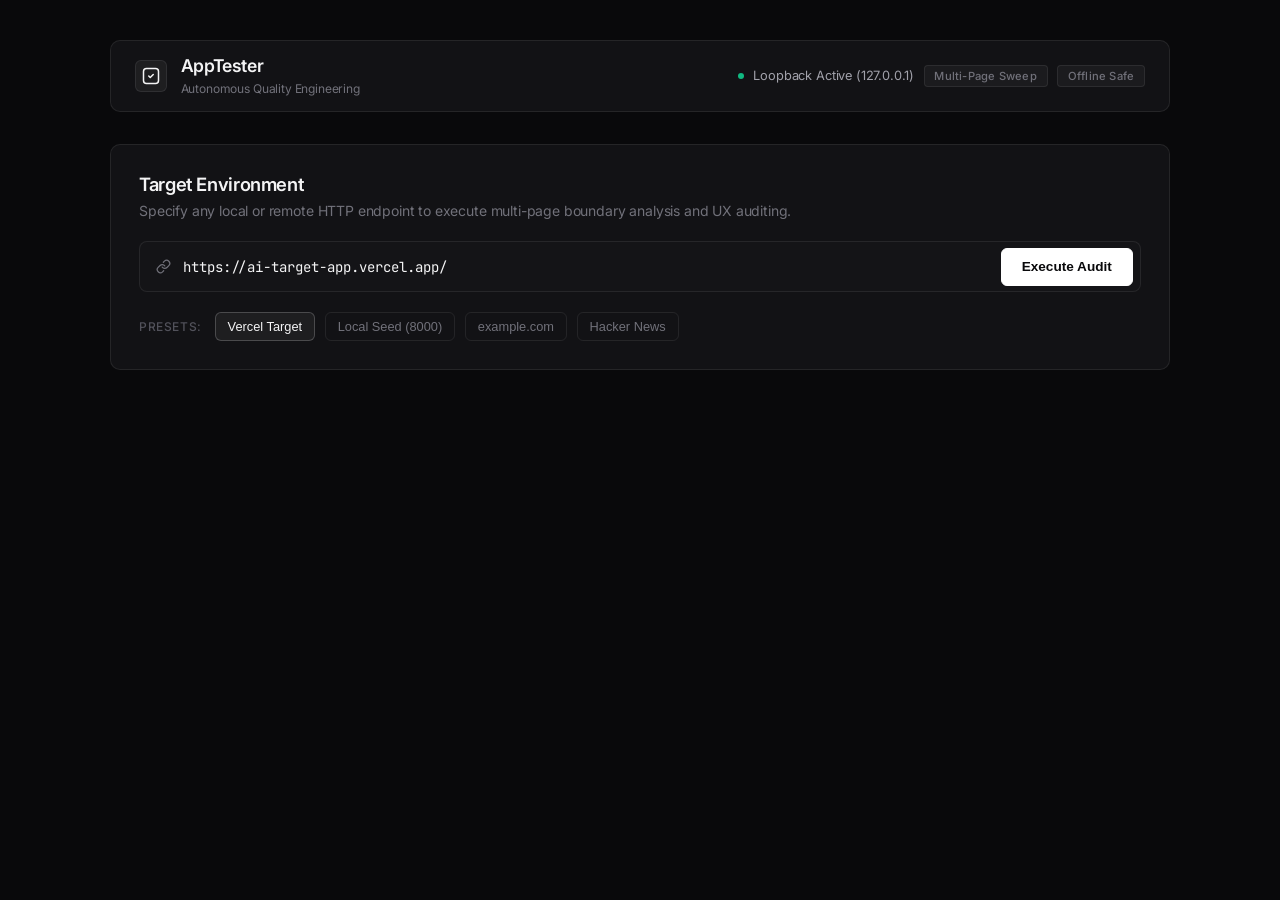
<file: gui/index.html>
<!DOCTYPE html>
<html lang="en">
<head>
    <meta charset="UTF-8">
    <meta name="viewport" content="width=device-width, initial-scale=1.0">
    <title>AppTester — Autonomous Web QA Engine</title>
    <link rel="preconnect" href="https://fonts.googleapis.com">
    <link rel="preconnect" href="https://fonts.gstatic.com" crossorigin>
    <link href="https://fonts.googleapis.com/css2?family=Inter:wght@400;500;600;700&family=JetBrains+Mono:wght@400;500&display=swap" rel="stylesheet">
    <link rel="stylesheet" href="style.css">
</head>
<body>
    <div class="app-wrapper">
        <!-- Top Navigation -->
        <header class="navbar">
            <div class="brand">
                <div class="brand-icon">
                    <svg width="18" height="18" viewBox="0 0 24 24" fill="none" stroke="currentColor" stroke-width="2" stroke-linecap="round" stroke-linejoin="round">
                        <rect x="2" y="2" width="20" height="20" rx="4"></rect>
                        <path d="m9 12 2 2 4-4"></path>
                    </svg>
                </div>
                <div class="brand-info">
                    <h1>AppTester</h1>
                    <span class="tagline">Autonomous Quality Engineering</span>
                </div>
            </div>
            <div class="system-status">
                <span class="status-dot"></span>
                <span class="status-label">Loopback Active (127.0.0.1)</span>
                <span class="pill pill-muted">Multi-Page Sweep</span>
                <span class="pill pill-muted">Offline Safe</span>
            </div>
        </header>

        <!-- Main Content Area -->
        <main class="main-container">
            <!-- URL Input & Control Panel -->
            <section class="panel control-panel">
                <div class="panel-header">
                    <h2>Target Environment</h2>
                    <p class="subtitle">Specify any local or remote HTTP endpoint to execute multi-page boundary analysis and UX auditing.</p>
                </div>
                
                <form id="audit-form" class="url-form">
                    <div class="input-group">
                        <span class="input-icon">
                            <svg width="15" height="15" viewBox="0 0 24 24" fill="none" stroke="currentColor" stroke-width="2" stroke-linecap="round" stroke-linejoin="round">
                                <path d="M10 13a5 5 0 0 0 7.54.54l3-3a5 5 0 0 0-7.07-7.07l-1.72 1.71"></path>
                                <path d="M14 11a5 5 0 0 0-7.54-.54l-3 3a5 5 0 0 0 7.07 7.07l1.71-1.71"></path>
                            </svg>
                        </span>
                        <input type="text" id="target-url-input" placeholder="e.g. https://ai-target-app.vercel.app/ or http://127.0.0.1:8000" value="https://ai-target-app.vercel.app/" required spellcheck="false">
                        <button type="submit" id="start-audit-btn" class="btn-primary">
                            <span class="btn-text">Execute Audit</span>
                        </button>
                    </div>
                </form>

                <!-- Preset Quick Buttons -->
                <div class="preset-row">
                    <span class="preset-label">Presets:</span>
                    <button type="button" class="preset-chip active" data-url="https://ai-target-app.vercel.app/">Vercel Target</button>
                    <button type="button" class="preset-chip" data-url="http://127.0.0.1:8000">Local Seed (8000)</button>
                    <button type="button" class="preset-chip" data-url="https://example.com">example.com</button>
                    <button type="button" class="preset-chip" data-url="https://news.ycombinator.com">Hacker News</button>
                </div>
            </section>

            <!-- Interactive Multi-Agent State Graph Panel -->
            <section id="progress-section" class="panel progress-panel hidden">
                <div class="stepper-header">
                    <div class="spinner"></div>
                    <div>
                        <div class="agent-graph-badge">State Graph Pipeline</div>
                        <h3 id="progress-title">Executing Multi-Agent Graph...</h3>
                        <p id="progress-sub" class="subtitle">Orchestrating DOM ingestion, parallel fuzzer/auditor threads, and grounding gate</p>
                    </div>
                </div>

                <!-- Visual Graph Canvas -->
                <div class="agent-graph-canvas">
                    <!-- Root Node: DOM Ingestion -->
                    <div class="graph-row">
                        <div class="graph-node" id="node-dom-ingest">
                            <div class="node-icon">
                                <svg width="16" height="16" viewBox="0 0 24 24" fill="none" stroke="currentColor" stroke-width="2" stroke-linecap="round" stroke-linejoin="round">
                                    <circle cx="12" cy="12" r="10"></circle>
                                    <line x1="2" y1="12" x2="22" y2="12"></line>
                                    <path d="M12 2a15.3 15.3 0 0 1 4 10 15.3 15.3 0 0 1-4 10 15.3 15.3 0 0 1-4-10 15.3 15.3 0 0 1 4-10z"></path>
                                </svg>
                            </div>
                            <div class="node-content">
                                <div class="node-header">
                                    <span class="node-name">DOM Ingestion & Route Sweep</span>
                                    <span class="node-status-badge" id="status-dom-ingest">Pending</span>
                                </div>
                                <div class="node-desc">Playwright headless discovery, interactive control extraction & token pruning</div>
                                <div class="node-meta" id="meta-dom-ingest">Awaiting execution...</div>
                            </div>
                        </div>
                    </div>

                    <!-- Branching Connector -->
                    <div class="graph-split-connector">
                        <div class="connector-line left-branch"></div>
                        <div class="connector-fork-label">PARALLEL CONCURRENT DISPATCH</div>
                        <div class="connector-line right-branch"></div>
                    </div>

                    <!-- Parallel Columns: Fuzzer/Gate/Judge on Left, Auditor on Right -->
                    <div class="graph-parallel-grid">
                        <!-- Left Branch: Fuzzing & Verification Pipeline -->
                        <div class="graph-branch">
                            <div class="branch-label">Adversarial Boundary Pipeline</div>

                            <!-- Node 2a: Fuzzer Agent -->
                            <div class="graph-node" id="node-fuzzer">
                                <div class="node-icon">
                                    <svg width="16" height="16" viewBox="0 0 24 24" fill="none" stroke="currentColor" stroke-width="2" stroke-linecap="round" stroke-linejoin="round">
                                        <polygon points="13 2 3 14 12 14 11 22 21 10 12 10 13 2"></polygon>
                                    </svg>
                                </div>
                                <div class="node-content">
                                    <div class="node-header">
                                        <span class="node-name">Adversarial Fuzzer Agent</span>
                                        <span class="node-status-badge" id="status-fuzzer">Pending</span>
                                    </div>
                                    <div class="node-desc">Generates targeted boundary vectors, type overflows & API network probes</div>
                                    <div class="node-meta" id="meta-fuzzer">Hypotheses generation</div>
                                </div>
                            </div>

                            <div class="connector-vertical-arrow">↓</div>

                            <!-- Node 3: Playwright Grounding Gate -->
                            <div class="graph-node" id="node-playwright-gate">
                                <div class="node-icon">
                                    <svg width="16" height="16" viewBox="0 0 24 24" fill="none" stroke="currentColor" stroke-width="2" stroke-linecap="round" stroke-linejoin="round">
                                        <rect x="2" y="3" width="20" height="14" rx="2" ry="2"></rect>
                                        <line x1="8" y1="21" x2="16" y2="21"></line>
                                        <line x1="12" y1="17" x2="12" y2="21"></line>
                                    </svg>
                                </div>
                                <div class="node-content">
                                    <div class="node-header">
                                        <span class="node-name">Playwright Grounding Gate</span>
                                        <span class="node-status-badge" id="status-playwright-gate">Pending</span>
                                    </div>
                                    <div class="node-desc">Headless Chromium test action execution with live runtime & network telemetry</div>
                                    <div class="node-meta" id="meta-playwright-gate">Physical error interception</div>
                                </div>
                            </div>

                            <div class="connector-vertical-arrow">↓</div>

                            <!-- Node 4: False Positive Judge -->
                            <div class="graph-node" id="node-judge">
                                <div class="node-icon">
                                    <svg width="16" height="16" viewBox="0 0 24 24" fill="none" stroke="currentColor" stroke-width="2" stroke-linecap="round" stroke-linejoin="round">
                                        <path d="M12 22s8-4 8-10V5l-8-3-8 3v7c0 6 8 10 8 10z"></path>
                                    </svg>
                                </div>
                                <div class="node-content">
                                    <div class="node-header">
                                        <span class="node-name">False-Positive Judge Node</span>
                                        <span class="node-status-badge" id="status-judge">Pending</span>
                                    </div>
                                    <div class="node-desc">Empirical telemetry gate: discards speculative findings (0% false positives)</div>
                                    <div class="node-meta" id="meta-judge">Hard bug verification</div>
                                </div>
                            </div>
                        </div>

                        <!-- Right Branch: Human Experience & Accessibility Audit -->
                        <div class="graph-branch">
                            <div class="branch-label">Accessibility & UX Pipeline</div>

                            <!-- Node 2b: WCAG & UX Auditor Agent -->
                            <div class="graph-node" id="node-auditor">
                                <div class="node-icon">
                                    <svg width="16" height="16" viewBox="0 0 24 24" fill="none" stroke="currentColor" stroke-width="2" stroke-linecap="round" stroke-linejoin="round">
                                        <path d="M2 12s3-7 10-7 10 7 10 7-3 7-10 7-10-7-10-7Z"></path>
                                        <circle cx="12" cy="12" r="3"></circle>
                                    </svg>
                                </div>
                                <div class="node-content">
                                    <div class="node-header">
                                        <span class="node-name">WCAG & Usability Auditor</span>
                                        <span class="node-status-badge" id="status-auditor">Pending</span>
                                    </div>
                                    <div class="node-desc">Audits screen-reader compatibility, missing attributes, and cognitive user friction</div>
                                    <div class="node-meta" id="meta-auditor">Parallel semantic reasoning</div>
                                </div>
                            </div>

                            <div class="branch-spacer"></div>
                            <div class="branch-summary-pill">
                                <span>Runs concurrently with Fuzzer to maintain sub-25s execution</span>
                            </div>
                        </div>
                    </div>

                    <!-- Convergence Connector -->
                    <div class="graph-join-connector">
                        <div class="connector-line"></div>
                        <div class="connector-join-label">TELEMETRY & UX SYNTHESIS</div>
                    </div>

                    <!-- Synthesis Node -->
                    <div class="graph-row">
                        <div class="graph-node" id="node-synthesis">
                            <div class="node-icon">
                                <svg width="16" height="16" viewBox="0 0 24 24" fill="none" stroke="currentColor" stroke-width="2" stroke-linecap="round" stroke-linejoin="round">
                                    <path d="M14 2H6a2 2 0 0 0-2 2v16a2 2 0 0 0 2 2h12a2 2 0 0 0 2-2V8z"></path>
                                    <polyline points="14 2 14 8 20 8"></polyline>
                                    <line x1="16" y1="13" x2="8" y2="13"></line>
                                    <line x1="16" y1="17" x2="8" y2="17"></line>
                                    <polyline points="10 9 9 9 8 9"></polyline>
                                </svg>
                            </div>
                            <div class="node-content">
                                <div class="node-header">
                                    <span class="node-name">Dual-Bucket Synthesis Node</span>
                                    <span class="node-status-badge" id="status-synthesis">Pending</span>
                                </div>
                                <div class="node-desc">Aggregates verified hard defects with reproduction instructions & WCAG report</div>
                                <div class="node-meta" id="meta-synthesis">Final report assembly</div>
                            </div>
                        </div>
                    </div>
                </div>
            </section>

            <!-- Results Section -->
            <section id="results-section" class="hidden">
                <!-- Metrics Grid -->
                <div class="metrics-grid">
                    <div class="metric-card">
                        <div class="metric-title">Duration</div>
                        <div class="metric-value" id="metric-time">0.00s</div>
                        <div class="metric-sub">Parallel multi-agent execution</div>
                    </div>
                    <div class="metric-card">
                        <div class="metric-title">Test Hypotheses</div>
                        <div class="metric-value" id="metric-hypotheses">0</div>
                        <div class="metric-sub" id="metric-hypotheses-sub">LLM boundary actions</div>
                    </div>
                    <div class="metric-card">
                        <div class="metric-title">Hard Defects</div>
                        <div class="metric-value metric-danger" id="metric-bugs">0</div>
                        <div class="metric-sub">Verified runtime exceptions</div>
                    </div>
                    <div class="metric-card">
                        <div class="metric-title">UX Improvements</div>
                        <div class="metric-value metric-warning" id="metric-ux">0</div>
                        <div class="metric-sub">WCAG & cognitive friction</div>
                    </div>
                    <div class="metric-card">
                        <div class="metric-title">Controls Evaluated</div>
                        <div class="metric-value" id="metric-elements">0</div>
                        <div class="metric-sub">Interactive DOM targets</div>
                    </div>
                </div>

                <!-- Dual-Bucket Tabs -->
                <div class="panel results-panel">
                    <div class="tab-bar">
                        <button class="tab-btn active" data-tab="hard-bugs">
                            Hard Defects <span class="tab-count" id="count-bugs">0</span>
                        </button>
                        <button class="tab-btn" data-tab="test-hypotheses">
                            Test Hypotheses <span class="tab-count" id="count-hypotheses">0</span>
                        </button>
                        <button class="tab-btn" data-tab="ux-improvements">
                            UX & Accessibility <span class="tab-count" id="count-ux">0</span>
                        </button>
                        <button class="tab-btn" data-tab="raw-json">
                            JSON Payload
                        </button>
                    </div>

                    <!-- Tab Content: Hard Defects -->
                    <div id="tab-hard-bugs" class="tab-pane active">
                        <div id="hard-bugs-list" class="cards-list"></div>
                    </div>

                    <!-- Tab Content: Test Hypotheses -->
                    <div id="tab-test-hypotheses" class="tab-pane hidden">
                        <div class="tab-pane-header">
                            <p class="tab-pane-intro">
                                Complete breakdown of adversarial test cases proposed by the LLM vs. browser execution outcome.
                                Demonstrates the Grounding Gate validating whether edge cases trigger true runtime crashes or are handled safely.
                            </p>
                        </div>
                        <div id="test-hypotheses-list" class="cards-list"></div>
                    </div>

                    <!-- Tab Content: UX Improvements -->
                    <div id="tab-ux-improvements" class="tab-pane hidden">
                        <div id="ux-improvements-list" class="cards-list"></div>
                    </div>

                    <!-- Tab Content: Raw JSON -->
                    <div id="tab-raw-json" class="tab-pane hidden">
                        <pre id="raw-json-output" class="code-box"></pre>
                    </div>
                </div>
            </section>
        </main>
    </div>

    <script src="app.js"></script>
</body>
</html>
</file>
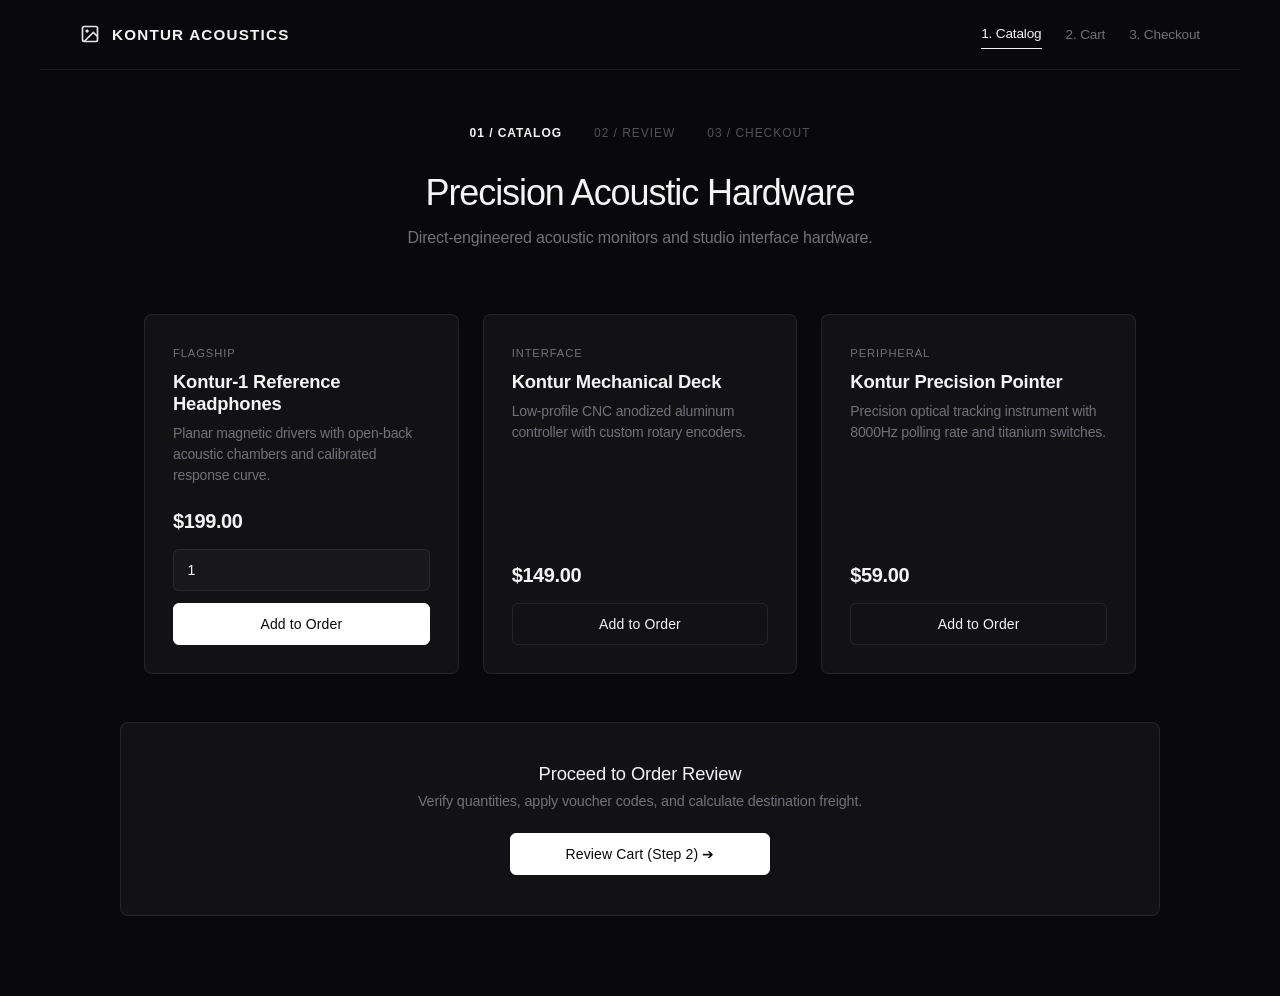
<file: target-app/index.html>
<!DOCTYPE html>
<html lang="en">
<head>
    <meta charset="UTF-8">
    <meta name="viewport" content="width=device-width, initial-scale=1.0">
    <title>KONTUR Acoustics — Hardware Catalog</title>
    <style>
        :root {
            --bg: #09090b;
            --surface: #121215;
            --surface-elevated: #18181b;
            --border: rgba(255, 255, 255, 0.08);
            --border-hover: rgba(255, 255, 255, 0.18);
            --text-main: #f4f4f5;
            --text-muted: #71717a;
            --text-dim: #52525b;
            --accent: #e4e4e7;
        }
        * { box-sizing: border-box; margin: 0; padding: 0; }
        body {
            font-family: -apple-system, BlinkMacSystemFont, 'Inter', 'Segoe UI', Roboto, sans-serif;
            background-color: var(--bg);
            color: var(--text-main);
            min-height: 100vh;
            -webkit-font-smoothing: antialiased;
            letter-spacing: -0.01em;
        }
        .navbar {
            border-bottom: 1px solid var(--border);
            padding: 1.25rem 2.5rem;
            display: flex;
            justify-content: space-between;
            align-items: center;
            max-width: 1200px;
            margin: 0 auto;
        }
        .brand {
            display: flex;
            align-items: center;
            gap: 0.75rem;
            text-decoration: none;
            color: var(--text-main);
            font-size: 0.95rem;
            font-weight: 600;
            letter-spacing: 0.08em;
            text-transform: uppercase;
        }
        .nav-links {
            display: flex;
            gap: 1.5rem;
            align-items: center;
        }
        .nav-link {
            color: var(--text-muted);
            text-decoration: none;
            font-size: 0.85rem;
            font-weight: 500;
            padding: 0.4rem 0;
            transition: color 0.15s ease;
        }
        .nav-link:hover { color: var(--text-main); }
        .nav-link.active {
            color: var(--text-main);
            border-bottom: 1px solid var(--text-main);
        }
        .hero {
            text-align: center;
            padding: 3.5rem 1.5rem 2rem;
            max-width: 720px;
            margin: 0 auto;
        }
        .step-bar {
            display: flex;
            justify-content: center;
            gap: 2rem;
            margin-bottom: 2rem;
            font-size: 0.75rem;
            text-transform: uppercase;
            letter-spacing: 0.08em;
            color: var(--text-dim);
        }
        .step-item.active {
            color: var(--text-main);
            font-weight: 600;
        }
        .hero h1 {
            font-size: 2.25rem;
            font-weight: 500;
            letter-spacing: -0.03em;
            margin-bottom: 0.75rem;
            color: var(--text-main);
        }
        .hero p {
            color: var(--text-muted);
            font-size: 1rem;
            line-height: 1.5;
        }
        .product-grid {
            display: grid;
            grid-template-columns: repeat(auto-fit, minmax(300px, 1fr));
            gap: 1.5rem;
            max-width: 1040px;
            margin: 2rem auto 3rem;
            padding: 0 1.5rem;
        }
        .product-card {
            background: var(--surface);
            border: 1px solid var(--border);
            border-radius: 8px;
            padding: 1.75rem;
            display: flex;
            flex-direction: column;
            justify-content: space-between;
            transition: border-color 0.15s ease;
        }
        .product-card:hover {
            border-color: var(--border-hover);
        }
        .product-badge {
            display: inline-block;
            font-size: 0.7rem;
            letter-spacing: 0.08em;
            text-transform: uppercase;
            color: var(--text-muted);
            margin-bottom: 0.75rem;
        }
        .product-title {
            font-size: 1.15rem;
            font-weight: 600;
            letter-spacing: -0.01em;
            margin-bottom: 0.5rem;
            color: var(--text-main);
        }
        .product-desc {
            color: var(--text-muted);
            font-size: 0.875rem;
            line-height: 1.5;
            margin-bottom: 1.5rem;
        }
        .product-price {
            font-size: 1.25rem;
            font-weight: 600;
            letter-spacing: -0.02em;
            color: var(--text-main);
            margin-bottom: 1rem;
            font-variant-numeric: tabular-nums;
        }
        input[type="number"] {
            width: 100%;
            padding: 0.75rem 0.85rem;
            border-radius: 6px;
            border: 1px solid var(--border);
            background: var(--surface-elevated);
            color: var(--text-main);
            margin-bottom: 0.75rem;
            font-size: 0.875rem;
            transition: border-color 0.15s ease;
        }
        input[type="number"]:focus {
            outline: none;
            border-color: rgba(255, 255, 255, 0.3);
        }
        button, .btn-action {
            width: 100%;
            padding: 0.75rem 1rem;
            border-radius: 6px;
            cursor: pointer;
            font-weight: 500;
            font-size: 0.875rem;
            letter-spacing: 0.01em;
            transition: all 0.15s ease;
            box-sizing: border-box;
            text-align: center;
            text-decoration: none;
            display: block;
        }
        .btn-primary {
            background: #ffffff;
            color: #09090b;
            border: 1px solid #ffffff;
        }
        .btn-primary:hover {
            background: #e4e4e7;
            border-color: #e4e4e7;
        }
        .btn-secondary {
            background: transparent;
            color: var(--text-main);
            border: 1px solid var(--border);
        }
        .btn-secondary:hover {
            background: rgba(255, 255, 255, 0.04);
            border-color: var(--border-hover);
        }
        .bottom-nav {
            text-align: center;
            max-width: 1040px;
            margin: 0 auto 5rem;
            padding: 2.5rem 1.5rem;
            background: var(--surface);
            border-radius: 8px;
            border: 1px solid var(--border);
        }
        .bottom-nav h3 {
            font-size: 1.15rem;
            font-weight: 500;
            margin-bottom: 0.5rem;
        }
        .bottom-nav p {
            color: var(--text-muted);
            font-size: 0.9rem;
            margin-bottom: 1.5rem;
        }
        .status-msg {
            margin-top: 1rem;
            padding: 0.75rem 1rem;
            border-radius: 6px;
            display: none;
            font-size: 0.85rem;
            text-align: left;
        }
        .success {
            background: rgba(16, 185, 129, 0.08);
            color: #34d399;
            border: 1px solid rgba(16, 185, 129, 0.2);
        }
        .header-icon {
            width: 20px;
            height: 20px;
            opacity: 0.9;
        }
    </style>
</head>
<body>
    <header class="navbar">
        <a href="/" class="brand">
            <!-- Seeded Accessibility Bug: Missing alt attribute on brand logo -->
            <img src="data:image/svg+xml;utf8,<svg xmlns='http://www.w3.org/2000/svg' fill='none' viewBox='0 0 24 24' stroke='white'><rect x='3' y='3' width='18' height='18' rx='2' stroke-width='2'/><circle cx='8.5' cy='8.5' r='1.5' fill='white'/><path d='M21 15l-5-5L5 21' stroke-width='2'/></svg>" class="header-icon">
            <span>Kontur Acoustics</span>
        </a>
        <nav class="nav-links">
            <a href="/" class="nav-link active">1. Catalog</a>
            <a href="/cart.html" id="nav-cart-btn" class="nav-link">2. Cart</a>
            <a href="/checkout.html" id="nav-checkout-btn" class="nav-link">3. Checkout</a>
        </nav>
    </header>

    <div class="hero">
        <div class="step-bar">
            <span class="step-item active">01 / Catalog</span>
            <span class="step-item">02 / Review</span>
            <span class="step-item">03 / Checkout</span>
        </div>
        <h1>Precision Acoustic Hardware</h1>
        <p>Direct-engineered acoustic monitors and studio interface hardware.</p>
    </div>

    <main class="product-grid">
        <!-- Product 1: Primary Featured Item (With Seeded Boundary Crash) -->
        <div class="product-card">
            <div>
                <span class="product-badge">Flagship</span>
                <h3 class="product-title">Kontur-1 Reference Headphones</h3>
                <p class="product-desc">Planar magnetic drivers with open-back acoustic chambers and calibrated response curve.</p>
            </div>
            <div>
                <div class="product-price">$199.00</div>
                <form id="catalog-order-form">
                    <!-- Seeded Accessibility Bug: Missing label tag on item-quantity -->
                    <input type="number" id="item-quantity" placeholder="Enter quantity" value="1">
                    <button type="submit" id="add-to-cart-btn" class="btn-primary">Add to Order</button>
                </form>
                <div id="status-message" class="status-msg"></div>
            </div>
        </div>

        <!-- Product 2: Secondary Item -->
        <div class="product-card">
            <div>
                <span class="product-badge">Interface</span>
                <h3 class="product-title">Kontur Mechanical Deck</h3>
                <p class="product-desc">Low-profile CNC anodized aluminum controller with custom rotary encoders.</p>
            </div>
            <div>
                <div class="product-price">$149.00</div>
                <button type="button" id="buy-keyboard-btn" class="btn-secondary" onclick="alert('Added Kontur Mechanical Deck to order.')">Add to Order</button>
            </div>
        </div>

        <!-- Product 3: Third Item -->
        <div class="product-card">
            <div>
                <span class="product-badge">Peripheral</span>
                <h3 class="product-title">Kontur Precision Pointer</h3>
                <p class="product-desc">Precision optical tracking instrument with 8000Hz polling rate and titanium switches.</p>
            </div>
            <div>
                <div class="product-price">$59.00</div>
                <button type="button" id="buy-mouse-btn" class="btn-secondary" onclick="alert('Added Kontur Precision Pointer to order.')">Add to Order</button>
            </div>
        </div>
    </main>

    <div class="bottom-nav">
        <h3>Proceed to Order Review</h3>
        <p>Verify quantities, apply voucher codes, and calculate destination freight.</p>
        <a href="/cart.html" id="view-cart-link" class="btn-action btn-primary" style="max-width: 260px; margin: 0 auto;">Review Cart (Step 2) ➔</a>
    </div>

    <script>
        document.getElementById('catalog-order-form').addEventListener('submit', (e) => {
            e.preventDefault();
            const quantityRaw = document.getElementById('item-quantity').value.trim();
            const quantity = Number(quantityRaw);
            const statusMsg = document.getElementById('status-message');

            // Seeded Hard Bug 1: Uncaught JS TypeError on negative or empty boundary values
            if (!quantityRaw || isNaN(quantity) || quantity <= 0) {
                throw new Error("Uncaught TypeError: Cannot calculate inventory tax for invalid quantity '" + quantityRaw + "'");
            }

            statusMsg.style.display = 'block';
            statusMsg.className = 'status-msg success';
            statusMsg.innerHTML = "Added " + quantity + " unit(s) to cart. <a href='/cart.html' style='color:#34d399;text-decoration:underline;margin-left:6px;'>Proceed to Cart ➔</a>";
            localStorage.setItem('cart_quantity', quantity);
        });
    </script>
</body>
</html>
</file>
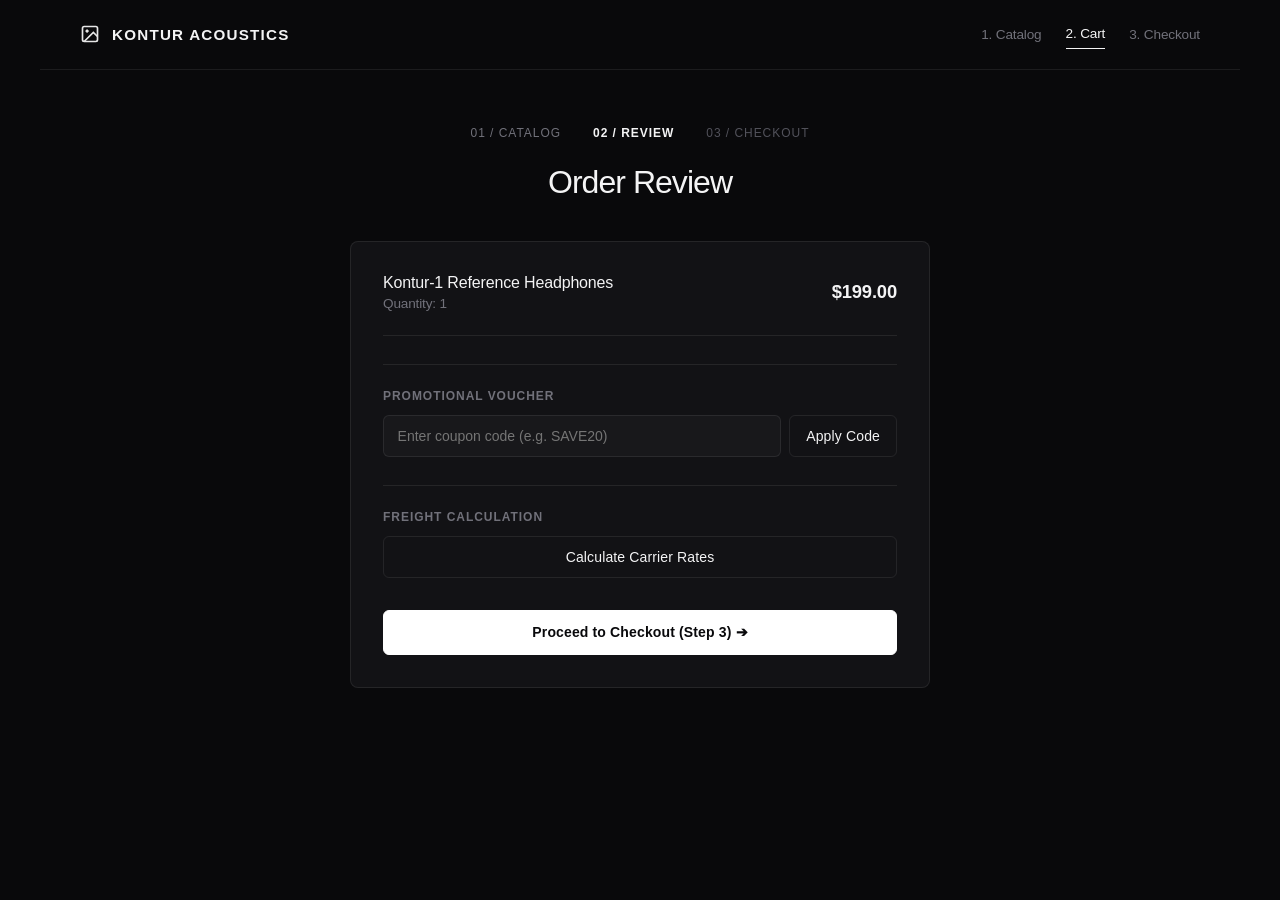
<file: target-app/cart.html>
<!DOCTYPE html>
<html lang="en">
<head>
    <meta charset="UTF-8">
    <meta name="viewport" content="width=device-width, initial-scale=1.0">
    <title>KONTUR Acoustics — Order Review</title>
    <style>
        :root {
            --bg: #09090b;
            --surface: #121215;
            --surface-elevated: #18181b;
            --border: rgba(255, 255, 255, 0.08);
            --border-hover: rgba(255, 255, 255, 0.18);
            --text-main: #f4f4f5;
            --text-muted: #71717a;
            --text-dim: #52525b;
        }
        * { box-sizing: border-box; margin: 0; padding: 0; }
        body {
            font-family: -apple-system, BlinkMacSystemFont, 'Inter', 'Segoe UI', Roboto, sans-serif;
            background-color: var(--bg);
            color: var(--text-main);
            min-height: 100vh;
            -webkit-font-smoothing: antialiased;
            letter-spacing: -0.01em;
        }
        .navbar {
            border-bottom: 1px solid var(--border);
            padding: 1.25rem 2.5rem;
            display: flex;
            justify-content: space-between;
            align-items: center;
            max-width: 1200px;
            margin: 0 auto;
        }
        .brand {
            display: flex;
            align-items: center;
            gap: 0.75rem;
            text-decoration: none;
            color: var(--text-main);
            font-size: 0.95rem;
            font-weight: 600;
            letter-spacing: 0.08em;
            text-transform: uppercase;
        }
        .nav-links { display: flex; gap: 1.5rem; align-items: center; }
        .nav-link {
            color: var(--text-muted);
            text-decoration: none;
            font-size: 0.85rem;
            font-weight: 500;
            padding: 0.4rem 0;
            transition: color 0.15s ease;
        }
        .nav-link:hover { color: var(--text-main); }
        .nav-link.active {
            color: var(--text-main);
            border-bottom: 1px solid var(--text-main);
        }
        .hero {
            text-align: center;
            padding: 3.5rem 1.5rem 2rem;
            max-width: 720px;
            margin: 0 auto;
        }
        .step-bar {
            display: flex;
            justify-content: center;
            gap: 2rem;
            margin-bottom: 1.5rem;
            font-size: 0.75rem;
            text-transform: uppercase;
            letter-spacing: 0.08em;
            color: var(--text-dim);
        }
        .step-item.active { color: var(--text-main); font-weight: 600; }
        .step-item.done { color: var(--text-muted); }
        .hero h1 {
            font-size: 2rem;
            font-weight: 500;
            letter-spacing: -0.03em;
            margin-bottom: 0.5rem;
        }
        .container {
            width: 100%;
            max-width: 580px;
            background: var(--surface);
            padding: 2rem;
            border-radius: 8px;
            margin: 0 auto 5rem;
            border: 1px solid var(--border);
        }
        .cart-item {
            display: flex;
            justify-content: space-between;
            align-items: center;
            padding-bottom: 1.5rem;
            border-bottom: 1px solid var(--border);
        }
        .cart-item-title {
            font-size: 1rem;
            font-weight: 500;
            margin-bottom: 0.25rem;
        }
        .cart-item-qty {
            color: var(--text-muted);
            font-size: 0.85rem;
        }
        .cart-item-price {
            font-size: 1.15rem;
            font-weight: 600;
            font-variant-numeric: tabular-nums;
        }
        .cart-section {
            margin-top: 1.75rem;
            padding-top: 1.5rem;
            border-top: 1px solid var(--border);
        }
        .cart-section h4 {
            margin-bottom: 0.75rem;
            color: var(--text-muted);
            font-size: 0.75rem;
            text-transform: uppercase;
            letter-spacing: 0.08em;
            font-weight: 600;
        }
        .input-group { display: flex; gap: 0.5rem; }
        input[type="text"] {
            flex: 1;
            padding: 0.75rem 0.85rem;
            border-radius: 6px;
            border: 1px solid var(--border);
            background: var(--surface-elevated);
            color: var(--text-main);
            font-size: 0.875rem;
            transition: border-color 0.15s ease;
        }
        input[type="text"]:focus {
            outline: none;
            border-color: rgba(255, 255, 255, 0.3);
        }
        button, .btn-action {
            padding: 0.75rem 1rem;
            border-radius: 6px;
            cursor: pointer;
            font-weight: 500;
            font-size: 0.875rem;
            letter-spacing: 0.01em;
            background: transparent;
            color: var(--text-main);
            border: 1px solid var(--border);
            transition: all 0.15s ease;
            box-sizing: border-box;
            text-align: center;
            text-decoration: none;
        }
        button:hover, .btn-action:hover {
            background: rgba(255, 255, 255, 0.04);
            border-color: var(--border-hover);
        }
        .btn-checkout {
            display: block;
            width: 100%;
            background: #ffffff;
            color: #09090b;
            border: 1px solid #ffffff;
            padding: 0.85rem;
            font-weight: 600;
            margin-top: 2rem;
        }
        .btn-checkout:hover {
            background: #e4e4e7;
            border-color: #e4e4e7;
        }
        .status-msg {
            margin-top: 0.75rem;
            padding: 0.65rem 0.85rem;
            border-radius: 6px;
            display: none;
            font-size: 0.825rem;
        }
        .error {
            background: rgba(239, 68, 68, 0.08);
            color: #f87171;
            border: 1px solid rgba(239, 68, 68, 0.2);
        }
        .success {
            background: rgba(16, 185, 129, 0.08);
            color: #34d399;
            border: 1px solid rgba(16, 185, 129, 0.2);
        }
        .header-icon {
            width: 20px;
            height: 20px;
            opacity: 0.9;
        }
    </style>
</head>
<body>
    <header class="navbar">
        <a href="/" class="brand">
            <!-- Seeded Accessibility Bug: Missing alt attribute on brand logo -->
            <img src="data:image/svg+xml;utf8,<svg xmlns='http://www.w3.org/2000/svg' fill='none' viewBox='0 0 24 24' stroke='white'><rect x='3' y='3' width='18' height='18' rx='2' stroke-width='2'/><circle cx='8.5' cy='8.5' r='1.5' fill='white'/><path d='M21 15l-5-5L5 21' stroke-width='2'/></svg>" class="header-icon">
            <span>Kontur Acoustics</span>
        </a>
        <nav class="nav-links">
            <a href="/" class="nav-link">1. Catalog</a>
            <a href="/cart.html" class="nav-link active">2. Cart</a>
            <a href="/checkout.html" class="nav-link">3. Checkout</a>
        </nav>
    </header>

    <div class="hero">
        <div class="step-bar">
            <span class="step-item done">01 / Catalog</span>
            <span class="step-item active">02 / Review</span>
            <span class="step-item">03 / Checkout</span>
        </div>
        <h1>Order Review</h1>
    </div>

    <main class="container">
        <div class="cart-item">
            <div>
                <div class="cart-item-title">Kontur-1 Reference Headphones</div>
                <div class="cart-item-qty" id="cart-item-qty">Quantity: 1</div>
            </div>
            <div class="cart-item-price">$199.00</div>
        </div>

        <!-- Section 1: Promo Code -->
        <div class="cart-section">
            <h4>Promotional Voucher</h4>
            <div class="input-group">
                <!-- Seeded Accessibility Bug: Missing label tag on promo-code -->
                <input type="text" id="promo-code" placeholder="Enter coupon code (e.g. SAVE20)">
                <button type="button" id="claim-promo-btn">Apply Code</button>
            </div>
            <div id="promo-status" class="status-msg"></div>
        </div>

        <!-- Section 2: Live Shipping Rates -->
        <div class="cart-section">
            <h4>Freight Calculation</h4>
            <button type="button" id="calc-shipping-btn" style="width: 100%;">Calculate Carrier Rates</button>
            <div id="shipping-status" class="status-msg"></div>
        </div>

        <!-- Navigation Link to Checkout -->
        <a href="/checkout.html" id="proceed-checkout-btn" class="btn-action btn-checkout">Proceed to Checkout (Step 3) ➔</a>
    </main>

    <script>
        const savedQty = localStorage.getItem('cart_quantity');
        if (savedQty) {
            document.getElementById('cart-item-qty').textContent = 'Quantity: ' + savedQty;
        }

        // Seeded Hard Bug 2: Failed Network Request (HTTP 404)
        document.getElementById('claim-promo-btn').addEventListener('click', async () => {
            const promoInput = document.getElementById('promo-code');
            const statusMsg = document.getElementById('promo-status');
            statusMsg.style.display = 'block';
            statusMsg.className = 'status-msg';
            statusMsg.textContent = 'Validating code...';

            try {
                const res = await fetch('/api/claim-promo-discount?code=' + encodeURIComponent(promoInput.value));
                if (!res.ok) {
                    statusMsg.className = 'status-msg error';
                    statusMsg.textContent = 'Validation error: HTTP ' + res.status + ' service endpoint not found';
                } else {
                    const data = await res.json();
                    statusMsg.className = 'status-msg success';
                    statusMsg.textContent = 'Discount applied: ' + data.discount + '% OFF';
                }
            } catch (err) {
                statusMsg.className = 'status-msg error';
                statusMsg.textContent = 'Network Error: ' + err.message;
            }
        });

        // Seeded Hard Bug 3: Failed Network Request (HTTP 404)
        document.getElementById('calc-shipping-btn').addEventListener('click', async () => {
            const statusMsg = document.getElementById('shipping-status');
            statusMsg.style.display = 'block';
            statusMsg.className = 'status-msg';
            statusMsg.textContent = 'Querying freight API...';

            try {
                const res = await fetch('/api/v1/shipping/rates?tier=standard');
                if (!res.ok) {
                    statusMsg.className = 'status-msg error';
                    statusMsg.textContent = 'Carrier service error: HTTP ' + res.status;
                } else {
                    statusMsg.className = 'status-msg success';
                    statusMsg.textContent = 'Standard Ground: $9.99 | Express Air: $24.99';
                }
            } catch (err) {
                statusMsg.className = 'status-msg error';
                statusMsg.textContent = 'Network Error: ' + err.message;
            }
        });
    </script>
</body>
</html>
</file>
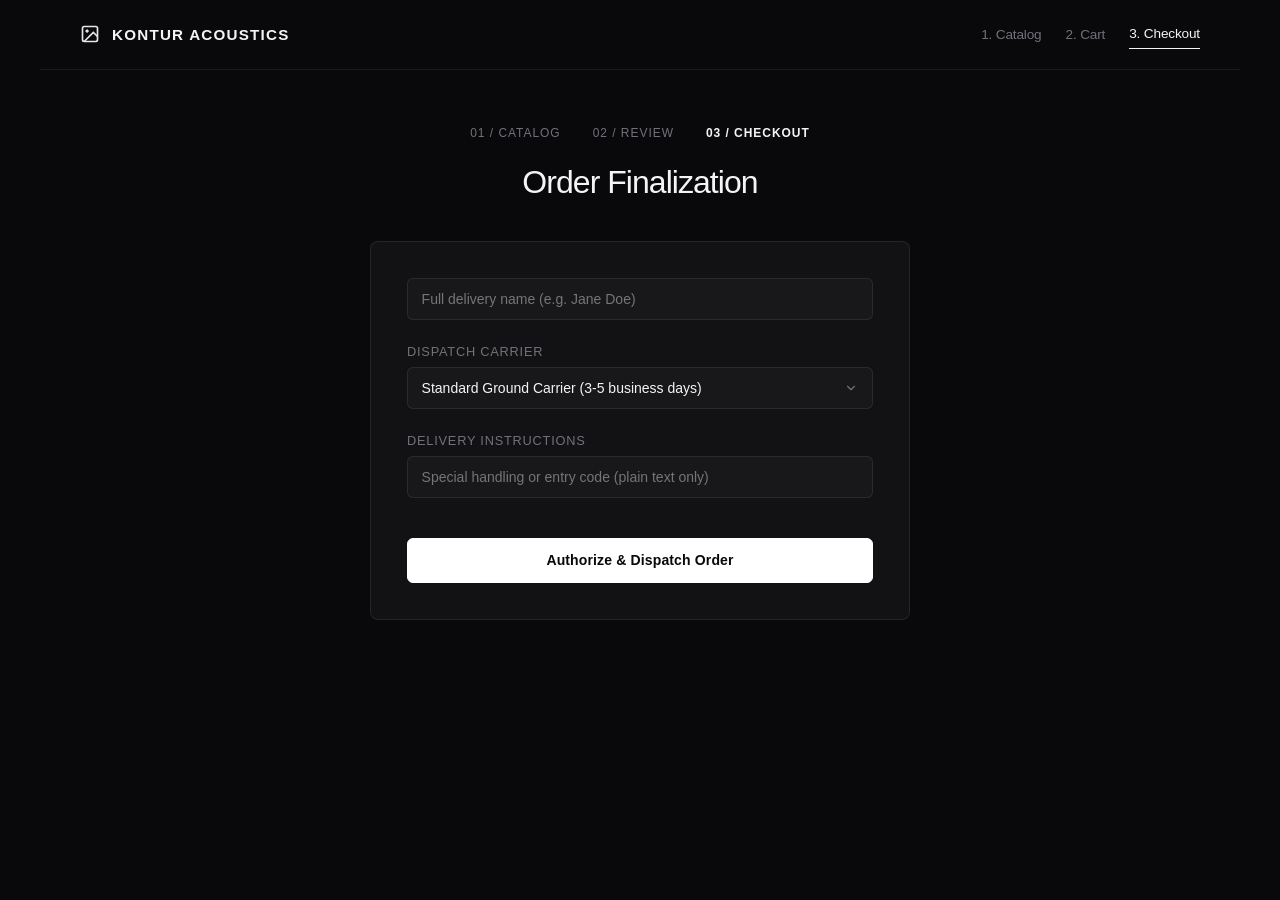
<file: target-app/checkout.html>
<!DOCTYPE html>
<html lang="en">
<head>
    <meta charset="UTF-8">
    <meta name="viewport" content="width=device-width, initial-scale=1.0">
    <title>KONTUR Acoustics — Checkout</title>
    <style>
        :root {
            --bg: #09090b;
            --surface: #121215;
            --surface-elevated: #18181b;
            --border: rgba(255, 255, 255, 0.08);
            --border-hover: rgba(255, 255, 255, 0.18);
            --text-main: #f4f4f5;
            --text-muted: #71717a;
            --text-dim: #52525b;
        }
        * { box-sizing: border-box; margin: 0; padding: 0; }
        body {
            font-family: -apple-system, BlinkMacSystemFont, 'Inter', 'Segoe UI', Roboto, sans-serif;
            background-color: var(--bg);
            color: var(--text-main);
            min-height: 100vh;
            -webkit-font-smoothing: antialiased;
            letter-spacing: -0.01em;
        }
        .navbar {
            border-bottom: 1px solid var(--border);
            padding: 1.25rem 2.5rem;
            display: flex;
            justify-content: space-between;
            align-items: center;
            max-width: 1200px;
            margin: 0 auto;
        }
        .brand {
            display: flex;
            align-items: center;
            gap: 0.75rem;
            text-decoration: none;
            color: var(--text-main);
            font-size: 0.95rem;
            font-weight: 600;
            letter-spacing: 0.08em;
            text-transform: uppercase;
        }
        .nav-links { display: flex; gap: 1.5rem; align-items: center; }
        .nav-link {
            color: var(--text-muted);
            text-decoration: none;
            font-size: 0.85rem;
            font-weight: 500;
            padding: 0.4rem 0;
            transition: color 0.15s ease;
        }
        .nav-link:hover { color: var(--text-main); }
        .nav-link.active {
            color: var(--text-main);
            border-bottom: 1px solid var(--text-main);
        }
        .hero {
            text-align: center;
            padding: 3.5rem 1.5rem 2rem;
            max-width: 720px;
            margin: 0 auto;
        }
        .step-bar {
            display: flex;
            justify-content: center;
            gap: 2rem;
            margin-bottom: 1.5rem;
            font-size: 0.75rem;
            text-transform: uppercase;
            letter-spacing: 0.08em;
            color: var(--text-dim);
        }
        .step-item.active { color: var(--text-main); font-weight: 600; }
        .step-item.done { color: var(--text-muted); }
        .hero h1 {
            font-size: 2rem;
            font-weight: 500;
            letter-spacing: -0.03em;
            margin-bottom: 0.5rem;
        }
        .container {
            width: 100%;
            max-width: 540px;
            background: var(--surface);
            padding: 2.25rem;
            border-radius: 8px;
            margin: 0 auto 5rem;
            border: 1px solid var(--border);
        }
        .form-group {
            margin-bottom: 1.5rem;
        }
        label {
            display: block;
            margin-bottom: 0.5rem;
            font-size: 0.8rem;
            text-transform: uppercase;
            letter-spacing: 0.06em;
            color: var(--text-muted);
            font-weight: 500;
        }
        input[type="text"], select {
            width: 100%;
            padding: 0.75rem 0.85rem;
            border-radius: 6px;
            border: 1px solid var(--border);
            background: var(--surface-elevated);
            color: var(--text-main);
            font-size: 0.875rem;
            box-sizing: border-box;
            transition: border-color 0.15s ease;
        }
        input[type="text"]:focus, select:focus {
            outline: none;
            border-color: rgba(255, 255, 255, 0.3);
        }
        select {
            appearance: none;
            background-image: url("data:image/svg+xml;charset=UTF-8,%3csvg xmlns='http://www.w3.org/2000/svg' viewBox='0 0 24 24' fill='none' stroke='%2371717a' stroke-width='2' stroke-linecap='round' stroke-linejoin='round'%3e%3cpolyline points='6 9 12 15 18 9'%3e%3c/polyline%3e%3c/svg%3e");
            background-repeat: no-repeat;
            background-position: right 0.85rem center;
            background-size: 1em;
            padding-right: 2.5rem;
        }
        button {
            width: 100%;
            padding: 0.85rem 1rem;
            border: 1px solid #ffffff;
            border-radius: 6px;
            cursor: pointer;
            font-weight: 600;
            font-size: 0.875rem;
            letter-spacing: 0.01em;
            background: #ffffff;
            color: #09090b;
            transition: all 0.15s ease;
            margin-top: 1rem;
        }
        button:hover {
            background: #e4e4e7;
            border-color: #e4e4e7;
        }
        .status-msg {
            margin-top: 1.25rem;
            padding: 0.75rem 1rem;
            border-radius: 6px;
            display: none;
            font-size: 0.85rem;
            line-height: 1.4;
        }
        .error {
            background: rgba(239, 68, 68, 0.08);
            color: #f87171;
            border: 1px solid rgba(239, 68, 68, 0.2);
        }
        .success {
            background: rgba(16, 185, 129, 0.08);
            color: #34d399;
            border: 1px solid rgba(16, 185, 129, 0.2);
        }
        .header-icon {
            width: 20px;
            height: 20px;
            opacity: 0.9;
        }
    </style>
</head>
<body>
    <header class="navbar">
        <a href="/" class="brand">
            <!-- Seeded Accessibility Bug: Missing alt attribute on brand logo -->
            <img src="data:image/svg+xml;utf8,<svg xmlns='http://www.w3.org/2000/svg' fill='none' viewBox='0 0 24 24' stroke='white'><rect x='3' y='3' width='18' height='18' rx='2' stroke-width='2'/><circle cx='8.5' cy='8.5' r='1.5' fill='white'/><path d='M21 15l-5-5L5 21' stroke-width='2'/></svg>" class="header-icon">
            <span>Kontur Acoustics</span>
        </a>
        <nav class="nav-links">
            <a href="/" class="nav-link">1. Catalog</a>
            <a href="/cart.html" class="nav-link">2. Cart</a>
            <a href="/checkout.html" class="nav-link active">3. Checkout</a>
        </nav>
    </header>

    <div class="hero">
        <div class="step-bar">
            <span class="step-item done">01 / Catalog</span>
            <span class="step-item done">02 / Review</span>
            <span class="step-item active">03 / Checkout</span>
        </div>
        <h1>Order Finalization</h1>
    </div>

    <main class="container">
        <form id="checkout-form">
            <div class="form-group">
                <!-- Seeded Accessibility Bug: Missing label tag on customer-name -->
                <input type="text" id="customer-name" placeholder="Full delivery name (e.g. Jane Doe)">
            </div>

            <div class="form-group">
                <label for="shipping-tier">Dispatch Carrier</label>
                <select id="shipping-tier">
                    <option value="standard">Standard Ground Carrier (3-5 business days)</option>
                    <option value="express">Express Overnight Dispatch ($24.99)</option>
                </select>
            </div>

            <div class="form-group">
                <label for="gift-note">Delivery Instructions</label>
                <input type="text" id="gift-note" placeholder="Special handling or entry code (plain text only)">
            </div>

            <button type="submit" id="submit-order-btn">Authorize & Dispatch Order</button>
        </form>

        <div id="status-message" class="status-msg"></div>
    </main>

    <script>
        document.getElementById('checkout-form').addEventListener('submit', (e) => {
            e.preventDefault();
            const customerName = document.getElementById('customer-name').value.trim();
            const shippingTier = document.getElementById('shipping-tier').value;
            const giftNote = document.getElementById('gift-note').value;
            const statusMsg = document.getElementById('status-message');

            const savedQty = Number(localStorage.getItem('cart_quantity') || '1');

            // Seeded Hard Bug 4: Script/HTML injection syntax crash on gift note
            if (giftNote && (giftNote.includes('<') || giftNote.includes('>') || giftNote.includes(';') || giftNote.includes("'") || giftNote.includes('"'))) {
                throw new Error("Uncaught DOMException: Failed to sanitize unsafe gift note payload: '" + giftNote + "'");
            }

            // Seeded Hard Bug 5: Range/Capacity Overflow on express shipping with high quantity
            if (savedQty > 50 && shippingTier === 'express') {
                throw new Error("Uncaught RangeError: Order quantity (" + savedQty + ") exceeds maximum express courier cargo capacity (limit: 50)");
            }

            statusMsg.style.display = 'block';
            statusMsg.className = 'status-msg success';
            statusMsg.textContent = "Order confirmed for " + (customerName || "Recipient") + " via " + shippingTier + ".";
        });
    </script>
</body>
</html>
</file>
<file: gui/style.css>
:root {
    --bg-dark: #09090b;
    --panel-bg: #121215;
    --panel-border: rgba(255, 255, 255, 0.08);
    --panel-border-hover: rgba(255, 255, 255, 0.16);
    --card-bg: #18181b;
    --card-bg-subtle: #141417;
    --text-primary: #f4f4f5;
    --text-secondary: #a1a1aa;
    --text-muted: #71717a;
    --text-dim: #52525b;
    --accent: #ffffff;
    --accent-blue: #3b82f6;
    --danger: #ef4444;
    --danger-bg: rgba(239, 68, 68, 0.08);
    --danger-border: rgba(239, 68, 68, 0.2);
    --warning: #f59e0b;
    --warning-bg: rgba(245, 158, 11, 0.08);
    --warning-border: rgba(245, 158, 11, 0.2);
    --success: #10b981;
    --success-bg: rgba(16, 185, 129, 0.08);
    --success-border: rgba(16, 185, 129, 0.2);
    --radius-lg: 10px;
    --radius-md: 8px;
    --radius-sm: 6px;
    --font-sans: 'Inter', -apple-system, BlinkMacSystemFont, 'Segoe UI', Roboto, sans-serif;
    --font-mono: 'JetBrains Mono', ui-monospace, SFMono-Regular, Menlo, monospace;
}

* {
    box-sizing: border-box;
    margin: 0;
    padding: 0;
}

body {
    background-color: var(--bg-dark);
    color: var(--text-primary);
    font-family: var(--font-sans);
    min-height: 100vh;
    padding: 2.5rem 1.5rem;
    -webkit-font-smoothing: antialiased;
    letter-spacing: -0.01em;
}

.app-wrapper {
    max-width: 1060px;
    margin: 0 auto;
}

/* Navbar */
.navbar {
    display: flex;
    justify-content: space-between;
    align-items: center;
    background: var(--panel-bg);
    border: 1px solid var(--panel-border);
    border-radius: var(--radius-lg);
    padding: 0.9rem 1.5rem;
    margin-bottom: 2rem;
}

.brand {
    display: flex;
    align-items: center;
    gap: 0.85rem;
}

.brand-icon {
    width: 32px;
    height: 32px;
    display: flex;
    align-items: center;
    justify-content: center;
    background: rgba(255, 255, 255, 0.05);
    border: 1px solid var(--panel-border);
    border-radius: var(--radius-sm);
    color: var(--text-primary);
}

.brand-info h1 {
    font-size: 1.1rem;
    font-weight: 600;
    letter-spacing: -0.02em;
    color: var(--text-primary);
    line-height: 1.2;
}

.tagline {
    font-size: 0.75rem;
    color: var(--text-muted);
    font-weight: 400;
}

.system-status {
    display: flex;
    align-items: center;
    gap: 0.6rem;
    font-size: 0.8rem;
    color: var(--text-secondary);
}

.status-dot {
    width: 6px;
    height: 6px;
    background: var(--success);
    border-radius: 50%;
}

.pill {
    font-size: 0.7rem;
    padding: 0.2rem 0.6rem;
    border-radius: 4px;
    font-weight: 500;
    letter-spacing: 0.02em;
}

.pill-muted {
    background: rgba(255, 255, 255, 0.04);
    color: var(--text-muted);
    border: 1px solid var(--panel-border);
}

/* Panels */
.panel {
    background: var(--panel-bg);
    border: 1px solid var(--panel-border);
    border-radius: var(--radius-lg);
    padding: 1.75rem;
    margin-bottom: 2rem;
}

.panel-header {
    margin-bottom: 1.25rem;
}

.panel-header h2 {
    font-size: 1.15rem;
    font-weight: 600;
    letter-spacing: -0.02em;
    margin-bottom: 0.35rem;
    color: var(--text-primary);
}

.subtitle {
    font-size: 0.875rem;
    color: var(--text-muted);
    line-height: 1.5;
}

/* URL Form */
.url-form {
    margin-bottom: 1.25rem;
}

.input-group {
    display: flex;
    align-items: center;
    background: var(--card-bg-subtle);
    border: 1px solid var(--panel-border);
    border-radius: var(--radius-md);
    padding: 0.35rem 0.45rem 0.35rem 1rem;
    transition: border-color 0.15s ease;
}

.input-group:focus-within {
    border-color: rgba(255, 255, 255, 0.3);
}

.input-icon {
    display: flex;
    align-items: center;
    color: var(--text-muted);
    margin-right: 0.75rem;
}

.input-group input {
    flex: 1;
    background: transparent;
    border: none;
    color: var(--text-primary);
    font-family: var(--font-mono);
    font-size: 0.875rem;
    outline: none;
}

.input-group input::placeholder {
    color: var(--text-dim);
}

.btn-primary {
    background: var(--accent);
    color: #09090b;
    border: 1px solid var(--accent);
    border-radius: var(--radius-sm);
    padding: 0.65rem 1.25rem;
    font-weight: 600;
    font-size: 0.85rem;
    cursor: pointer;
    display: flex;
    align-items: center;
    gap: 0.4rem;
    transition: all 0.15s ease;
}

.btn-primary:hover:not(:disabled) {
    background: #e4e4e7;
    border-color: #e4e4e7;
}

.btn-primary:disabled {
    opacity: 0.6;
    cursor: not-allowed;
}

/* Preset Chips */
.preset-row {
    display: flex;
    align-items: center;
    gap: 0.6rem;
    flex-wrap: wrap;
}

.preset-label {
    font-size: 0.75rem;
    color: var(--text-dim);
    text-transform: uppercase;
    letter-spacing: 0.05em;
    font-weight: 500;
    margin-right: 0.2rem;
}

.preset-chip {
    background: transparent;
    border: 1px solid var(--panel-border);
    border-radius: var(--radius-sm);
    color: var(--text-muted);
    padding: 0.35rem 0.75rem;
    font-size: 0.8rem;
    cursor: pointer;
    transition: all 0.15s ease;
}

.preset-chip:hover {
    border-color: var(--panel-border-hover);
    color: var(--text-primary);
}

.preset-chip.active {
    background: rgba(255, 255, 255, 0.05);
    border-color: rgba(255, 255, 255, 0.2);
    color: var(--text-primary);
}

/* Progress / State Graph */
.progress-panel {
    background: var(--panel-bg);
    border: 1px solid var(--panel-border);
    position: relative;
    overflow: hidden;
}

.stepper-header {
    display: flex;
    align-items: center;
    gap: 1.25rem;
    margin-bottom: 2rem;
    padding-bottom: 1.5rem;
    border-bottom: 1px solid var(--panel-border);
}

.spinner {
    width: 28px;
    height: 28px;
    border: 2px solid rgba(255, 255, 255, 0.1);
    border-top: 2px solid var(--text-primary);
    border-radius: 50%;
    animation: spin 0.8s linear infinite;
    flex-shrink: 0;
}

@keyframes spin {
    to { transform: rotate(360deg); }
}

.agent-graph-badge {
    display: inline-block;
    font-size: 0.7rem;
    letter-spacing: 0.08em;
    text-transform: uppercase;
    color: var(--text-dim);
    font-weight: 600;
    margin-bottom: 0.3rem;
}

.stepper-header h3 {
    font-size: 1.15rem;
    font-weight: 600;
    letter-spacing: -0.02em;
    color: var(--text-primary);
}

/* Graph Canvas Layout */
.agent-graph-canvas {
    display: flex;
    flex-direction: column;
    gap: 0.5rem;
    max-width: 960px;
    margin: 0 auto;
}

.graph-row {
    display: flex;
    justify-content: center;
}

.graph-node {
    background: var(--card-bg-subtle);
    border: 1px solid var(--panel-border);
    border-radius: var(--radius-md);
    padding: 1.1rem 1.25rem;
    display: flex;
    gap: 1rem;
    align-items: flex-start;
    width: 100%;
    max-width: 480px;
    transition: all 0.2s ease;
}

.graph-node.active {
    border-color: rgba(59, 130, 246, 0.4);
    background: rgba(59, 130, 246, 0.03);
}

.graph-node.completed {
    border-color: var(--panel-border);
    background: var(--card-bg-subtle);
}

.node-icon {
    width: 32px;
    height: 32px;
    display: flex;
    align-items: center;
    justify-content: center;
    background: rgba(255, 255, 255, 0.04);
    border: 1px solid var(--panel-border);
    border-radius: var(--radius-sm);
    color: var(--text-secondary);
    flex-shrink: 0;
}

.graph-node.active .node-icon {
    color: var(--accent-blue);
    border-color: rgba(59, 130, 246, 0.3);
}

.graph-node.completed .node-icon {
    color: var(--success);
    border-color: rgba(16, 185, 129, 0.3);
}

.node-content {
    flex: 1;
    min-width: 0;
}

.node-header {
    display: flex;
    justify-content: space-between;
    align-items: center;
    margin-bottom: 0.25rem;
}

.node-name {
    font-size: 0.9rem;
    font-weight: 600;
    color: var(--text-primary);
}

.node-status-badge {
    font-size: 0.7rem;
    font-weight: 500;
    padding: 0.15rem 0.5rem;
    border-radius: 4px;
    text-transform: uppercase;
    letter-spacing: 0.04em;
    background: rgba(255, 255, 255, 0.04);
    color: var(--text-dim);
    border: 1px solid var(--panel-border);
}

.graph-node.active .node-status-badge {
    background: rgba(59, 130, 246, 0.1);
    color: var(--accent-blue);
    border-color: rgba(59, 130, 246, 0.3);
}

.graph-node.completed .node-status-badge {
    background: rgba(16, 185, 129, 0.08);
    color: var(--success);
    border-color: rgba(16, 185, 129, 0.25);
}

.node-desc {
    font-size: 0.8rem;
    color: var(--text-muted);
    line-height: 1.4;
    margin-bottom: 0.4rem;
}

.node-meta {
    font-family: var(--font-mono);
    font-size: 0.725rem;
    color: var(--text-dim);
}

.graph-node.completed .node-meta {
    color: var(--text-secondary);
}

/* Connectors */
.graph-split-connector, .graph-join-connector {
    text-align: center;
    padding: 0.85rem 0;
    position: relative;
}

.connector-fork-label, .connector-join-label {
    display: inline-block;
    font-size: 0.65rem;
    text-transform: uppercase;
    letter-spacing: 0.1em;
    font-weight: 600;
    color: var(--text-dim);
    background: var(--panel-bg);
    padding: 0.2rem 0.75rem;
    border: 1px solid var(--panel-border);
    border-radius: 4px;
}

.connector-vertical-arrow {
    text-align: center;
    color: var(--text-dim);
    font-size: 0.85rem;
    line-height: 1.5;
    padding: 0.2rem 0;
}

/* Parallel Grid */
.graph-parallel-grid {
    display: grid;
    grid-template-columns: 1fr 1fr;
    gap: 1.5rem;
}

.graph-branch {
    display: flex;
    flex-direction: column;
    gap: 0.5rem;
}

.branch-label {
    font-size: 0.75rem;
    text-transform: uppercase;
    letter-spacing: 0.06em;
    font-weight: 600;
    color: var(--text-muted);
    margin-bottom: 0.35rem;
    padding-left: 0.25rem;
}

.branch-summary-pill {
    padding: 0.85rem;
    background: var(--card-bg-subtle);
    border: 1px dashed var(--panel-border);
    border-radius: var(--radius-md);
    font-size: 0.75rem;
    color: var(--text-muted);
    text-align: center;
    margin-top: 1rem;
}

/* Metrics Grid */
.metrics-grid {
    display: grid;
    grid-template-columns: repeat(auto-fit, minmax(170px, 1fr));
    gap: 1rem;
    margin-bottom: 2rem;
}

.metric-card {
    background: var(--panel-bg);
    border: 1px solid var(--panel-border);
    border-radius: var(--radius-md);
    padding: 1.25rem 1.5rem;
}

.metric-title {
    font-size: 0.75rem;
    text-transform: uppercase;
    letter-spacing: 0.06em;
    color: var(--text-muted);
    font-weight: 500;
    margin-bottom: 0.5rem;
}

.metric-value {
    font-size: 1.75rem;
    font-weight: 600;
    letter-spacing: -0.03em;
    font-variant-numeric: tabular-nums;
    color: var(--text-primary);
    margin-bottom: 0.25rem;
}

.metric-value.metric-danger {
    color: var(--danger);
}

.metric-value.metric-warning {
    color: var(--warning);
}

.metric-sub {
    font-size: 0.75rem;
    color: var(--text-dim);
}

/* Results Section & Tabs */
.results-panel {
    padding: 0;
    overflow: hidden;
}

.tab-bar {
    display: flex;
    border-bottom: 1px solid var(--panel-border);
    background: rgba(255, 255, 255, 0.01);
}

.tab-btn {
    background: transparent;
    border: none;
    border-bottom: 2px solid transparent;
    color: var(--text-muted);
    padding: 1rem 1.5rem;
    font-size: 0.85rem;
    font-weight: 500;
    cursor: pointer;
    display: flex;
    align-items: center;
    gap: 0.5rem;
    transition: all 0.15s ease;
}

.tab-btn:hover {
    color: var(--text-primary);
}

.tab-btn.active {
    color: var(--text-primary);
    border-bottom-color: var(--text-primary);
}

.tab-count {
    font-size: 0.725rem;
    font-weight: 600;
    padding: 0.15rem 0.45rem;
    border-radius: 4px;
    background: rgba(255, 255, 255, 0.05);
    color: var(--text-secondary);
}

.tab-pane {
    padding: 1.75rem;
}

.cards-list {
    display: flex;
    flex-direction: column;
    gap: 1.25rem;
}

/* Report Cards */
.report-card {
    background: var(--card-bg-subtle);
    border: 1px solid var(--panel-border);
    border-radius: var(--radius-md);
    padding: 1.5rem;
    transition: border-color 0.15s ease;
}

.report-card:hover {
    border-color: var(--panel-border-hover);
}

.card-top {
    display: flex;
    justify-content: space-between;
    align-items: flex-start;
    gap: 1rem;
    margin-bottom: 1rem;
}

.card-top h3 {
    font-size: 1rem;
    font-weight: 600;
    letter-spacing: -0.01em;
    color: var(--text-primary);
}

.route-badge {
    font-family: var(--font-mono);
    font-size: 0.725rem;
    background: rgba(255, 255, 255, 0.04);
    border: 1px solid var(--panel-border);
    border-radius: 4px;
    padding: 0.2rem 0.5rem;
    color: var(--text-muted);
}

.badge {
    font-size: 0.7rem;
    text-transform: uppercase;
    letter-spacing: 0.06em;
    font-weight: 600;
    padding: 0.2rem 0.55rem;
    border-radius: 4px;
    flex-shrink: 0;
}

.badge-danger {
    background: var(--danger-bg);
    color: #f87171;
    border: 1px solid var(--danger-border);
}

.badge-warning {
    background: var(--warning-bg);
    color: #fbbf24;
    border: 1px solid var(--warning-border);
}

.badge-success {
    background: rgba(16, 185, 129, 0.1);
    color: #34d399;
    border: 1px solid rgba(16, 185, 129, 0.25);
}

.hypothesis-num {
    font-family: var(--font-mono);
    font-size: 0.75rem;
    font-weight: 600;
    color: var(--text-dim);
}

.report-card.hypothesis.passed {
    border-left: 3px solid rgba(16, 185, 129, 0.6);
}

.report-card.hypothesis.failed {
    border-left: 3px solid rgba(239, 68, 68, 0.7);
}

.benign-box {
    font-size: 0.8rem;
    padding: 0.65rem 0.9rem;
    border-radius: var(--radius-sm);
    background: rgba(16, 185, 129, 0.05);
    border: 1px solid rgba(16, 185, 129, 0.15);
    color: #34d399;
    margin-top: 0.75rem;
}

.tab-pane-header {
    margin-bottom: 1.25rem;
    padding-bottom: 1rem;
    border-bottom: 1px solid var(--panel-border);
}

.tab-pane-intro {
    font-size: 0.825rem;
    color: var(--text-muted);
    line-height: 1.5;
}

/* Plain English Synthesis Container */
.plain-english-box {
    background: var(--card-bg);
    border: 1px solid var(--panel-border);
    border-radius: var(--radius-sm);
    padding: 1rem 1.25rem;
    margin-bottom: 1rem;
    display: flex;
    flex-direction: column;
    gap: 0.75rem;
}

.meta-row {
    display: flex;
    flex-direction: column;
    gap: 0.25rem;
}

.meta-row.impact {
    padding-top: 0.5rem;
    border-top: 1px solid rgba(255, 255, 255, 0.05);
}

.tag-label {
    font-size: 0.7rem;
    text-transform: uppercase;
    letter-spacing: 0.06em;
    font-weight: 600;
    color: var(--text-muted);
}

.tag-label.danger {
    color: #f87171;
}

.meta-row p {
    font-size: 0.875rem;
    color: var(--text-secondary);
    line-height: 1.5;
}

.field-row {
    font-size: 0.85rem;
    color: var(--text-muted);
    margin-bottom: 0.5rem;
}

.field-row strong {
    color: var(--text-secondary);
}

.field-row code {
    font-family: var(--font-mono);
    color: var(--text-primary);
    background: rgba(255, 255, 255, 0.04);
    padding: 0.15rem 0.35rem;
    border-radius: 3px;
    font-size: 0.8rem;
}

.error-box {
    background: rgba(239, 68, 68, 0.05);
    border: 1px solid var(--danger-border);
    border-radius: var(--radius-sm);
    padding: 0.75rem 1rem;
    font-family: var(--font-mono);
    font-size: 0.8rem;
    color: #fca5a5;
    margin: 0.75rem 0;
    word-break: break-all;
}

.repro-steps {
    margin-top: 0.85rem;
}

.repro-steps h4 {
    font-size: 0.75rem;
    text-transform: uppercase;
    letter-spacing: 0.06em;
    color: var(--text-muted);
    margin-bottom: 0.4rem;
}

.repro-steps ol {
    margin-left: 1.25rem;
    color: var(--text-secondary);
    font-size: 0.825rem;
    line-height: 1.6;
}

.impact-box {
    background: var(--card-bg);
    border-left: 3px solid var(--warning);
    padding: 0.75rem 1rem;
    font-size: 0.85rem;
    color: var(--text-secondary);
    margin: 0.75rem 0;
    line-height: 1.5;
}

.impact-box strong {
    color: var(--warning);
    display: block;
    margin-bottom: 0.2rem;
    font-size: 0.75rem;
    text-transform: uppercase;
    letter-spacing: 0.05em;
}

.fix-box {
    background: var(--card-bg);
    border: 1px solid var(--panel-border);
    border-radius: var(--radius-sm);
    padding: 0.75rem 1rem;
    font-size: 0.85rem;
    color: var(--text-secondary);
    line-height: 1.5;
}

.fix-box strong {
    color: var(--text-primary);
    display: block;
    margin-bottom: 0.25rem;
    font-size: 0.75rem;
    text-transform: uppercase;
    letter-spacing: 0.05em;
}

.empty-state {
    text-align: center;
    padding: 3rem 1.5rem;
    color: var(--text-muted);
    font-size: 0.9rem;
}

.code-box {
    background: var(--card-bg-subtle);
    border: 1px solid var(--panel-border);
    border-radius: var(--radius-md);
    padding: 1.25rem;
    font-family: var(--font-mono);
    font-size: 0.8rem;
    color: var(--text-secondary);
    overflow-x: auto;
    max-height: 500px;
    line-height: 1.5;
}

.hidden {
    display: none !important;
}

/* Responsive */
@media (max-width: 768px) {
    .metrics-grid {
        grid-template-columns: repeat(2, 1fr);
    }
    .graph-parallel-grid {
        grid-template-columns: 1fr;
    }
    .navbar {
        flex-direction: column;
        gap: 1rem;
        align-items: flex-start;
    }
}
</file>
